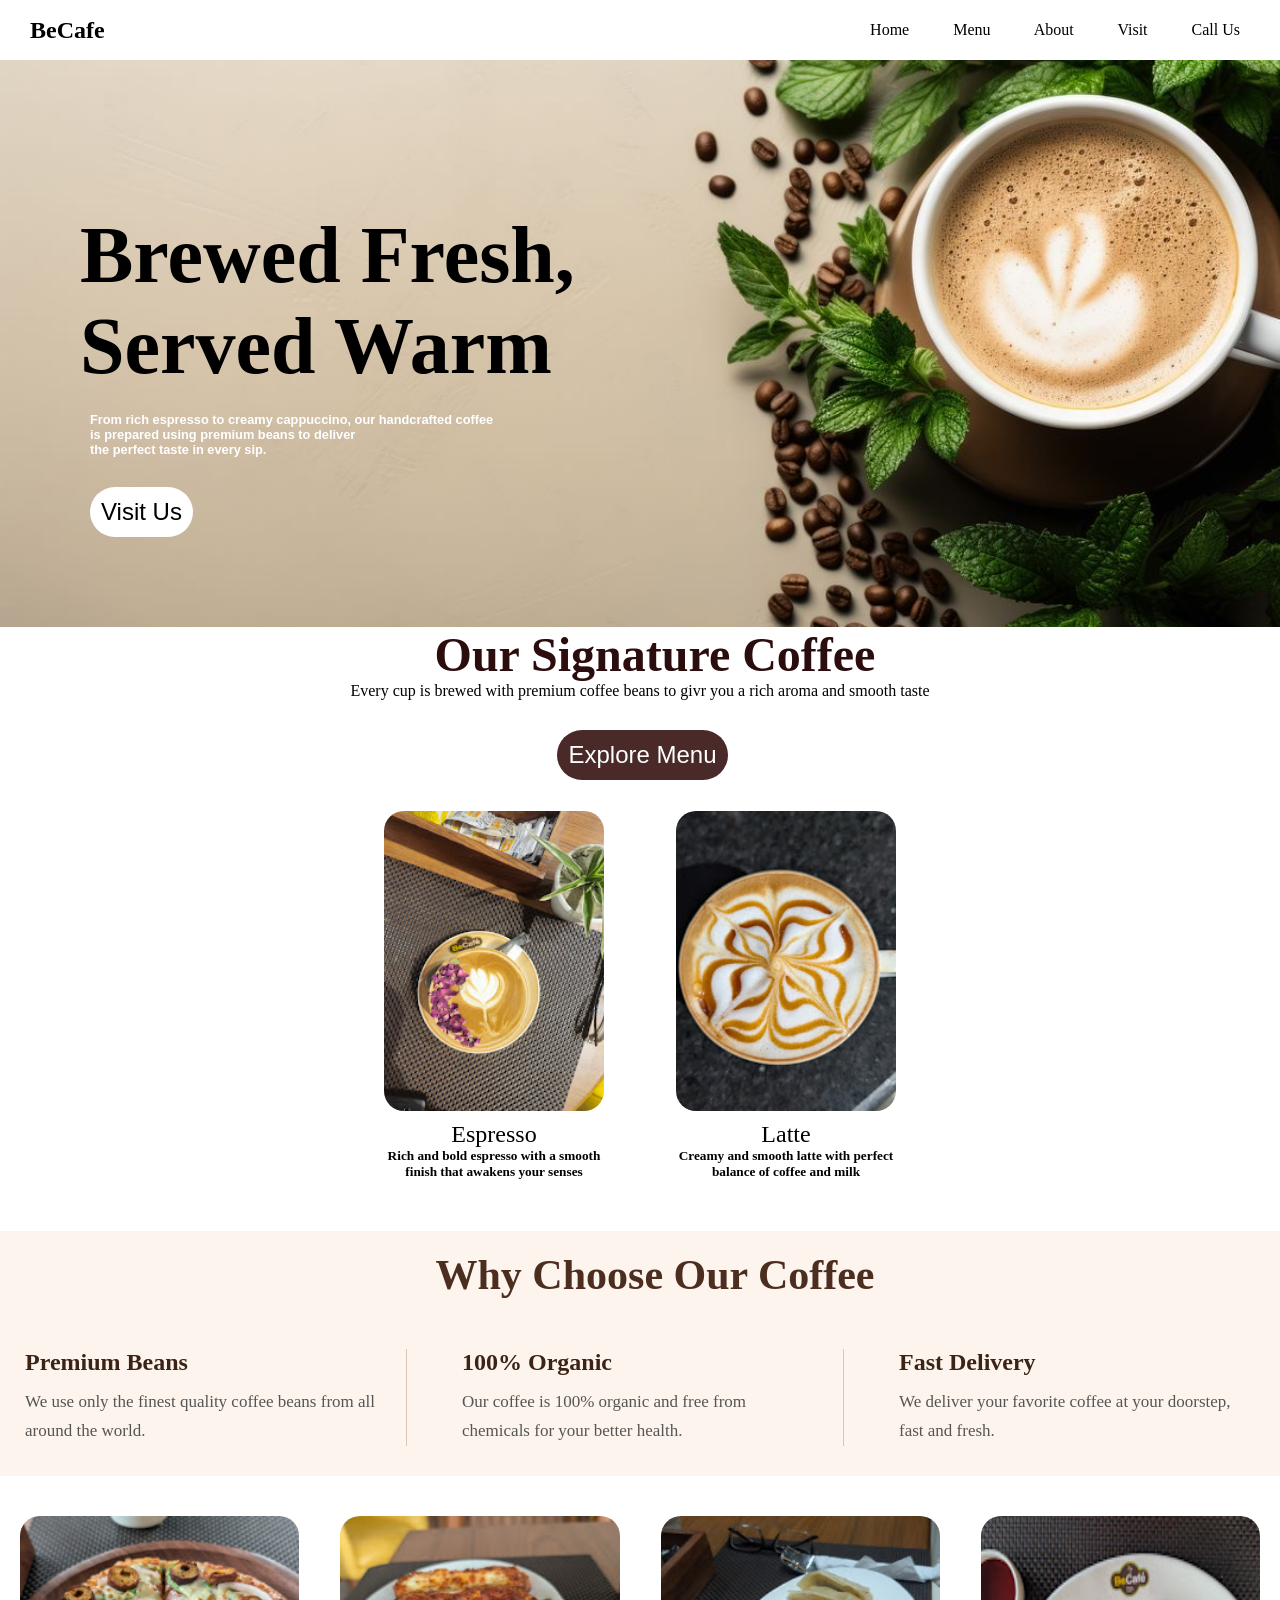
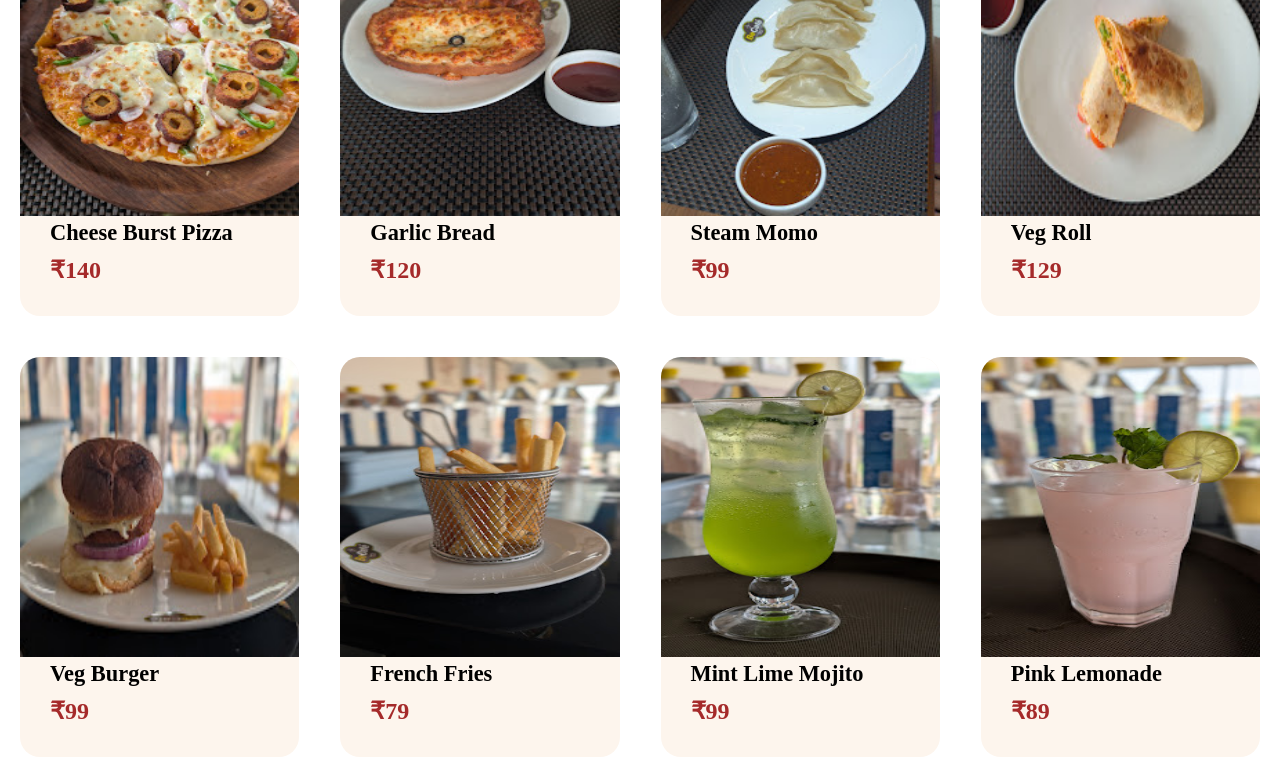
<file: index.html>
<!DOCTYPE html>
<html lang="en">
<head>
    <meta charset="UTF-8">
    <meta name="viewport" content="width=device-width, initial-scale=1.0">
    <title>Document</title>
    <link rel="stylesheet" href="style.css">
   
</head>
<body>
    
    <header>
        <nav>
            
            <h1 class="Cafe">BeCafe</h1>
            <div class="bar">
                <a href="#">Home</a>
                <a href="menu.html">Menu</a>
                <a href="#">About</a>
                <a href="#">Visit</a>
                <a href="#">Call Us</a>
            </div>
            
        </nav>
        <div class="info">
            <h1>Brewed Fresh,<br>Served Warm </h1>
            <h6>From rich espresso to creamy cappuccino, our handcrafted coffee<br> is prepared using premium beans to deliver <br> the perfect taste in every sip.</h6>
            <button> Visit Us</button>
        </div>

    </header>
    <section class="menu">
        <div class="about">
            <h1>Our Signature Coffee</h1>
            <p>Every cup is brewed with premium coffee beans to givr you a rich aroma and smooth taste  </p>
        </div>
        <button class="two">Explore Menu</button>
        <div class="container">
            <div class="image">
                <img src="IMG_0719.jpeg">
                <p>Espresso</p>
                <h5>Rich and bold espresso with a smooth finish that awakens your senses  </h5>

                  </div>
                                 
                <div class="image">
                <img src="IMG_0726.jpeg">
                <p>Latte</p>
               <h5>Creamy and smooth latte with perfect balance of coffee and milk </h5>
                </div>
              </div>
            </footer>
        </div>


    </section>
    <section class="overlay">

    <h1>Why Choose Our Coffee</h1>

    <div class="features">

        <div class="banner">
            <h3>Premium Beans</h3>
            <p>
                We use only the finest quality coffee beans from all around the world.
            </p>
        </div>

        <div class="banner">
            <h3>100% Organic</h3>
            <p>
                Our coffee is 100% organic and free from chemicals for your better health.
            </p>
        </div>

        <div class="banner">
            <h3>Fast Delivery</h3>
            <p>
                We deliver your favorite coffee at your doorstep, fast and fresh.
            </p>
        </div>

    </div>

</section>
    
    <section class="sec2">
            <div class="cute">
                <img src="IMG_0717.jpeg">
                <h1>Cheese Burst Pizza</h1>
                <p>₹140</p>

            </div>
            <div class="cute">
                <img src="IMG_0718.jpeg">
                <h1>Garlic Bread</h1>
                <p>₹120</p>

            </div>
            <div class="cute">
                <img src="IMG_0723.jpeg">
                <h1>Steam Momo</h1>
               <p>₹99</p>
            </div>    
            <div class="cute">
                <img src="IMG_0714.jpeg">
                <h1>Veg Roll</h1>
                <p>₹129</p>
            </div>
            <div class="cute">
                <img src="IMG_0713.jpeg">
                <h1>Veg Burger</h1>
                <p>₹99</p>
            </div>
            <div class="cute">
                <img src="IMG_0725.jpeg">
                <h1>French Fries</h1>
                <p>₹79</p>
            </div>
            
            <div class="cute">
                 <img src="IMG_0729.jpeg">
                 <h1>Mint Lime Mojito</h1>
                 <p>₹99</p>
            </div>
            <div class="cute">
                <img src="IMG_0724.jpeg">
                <h1>Pink Lemonade</h1>
                <p>₹89</p>
            </div>
    </section>
    
    
</body>
</html>
</file>
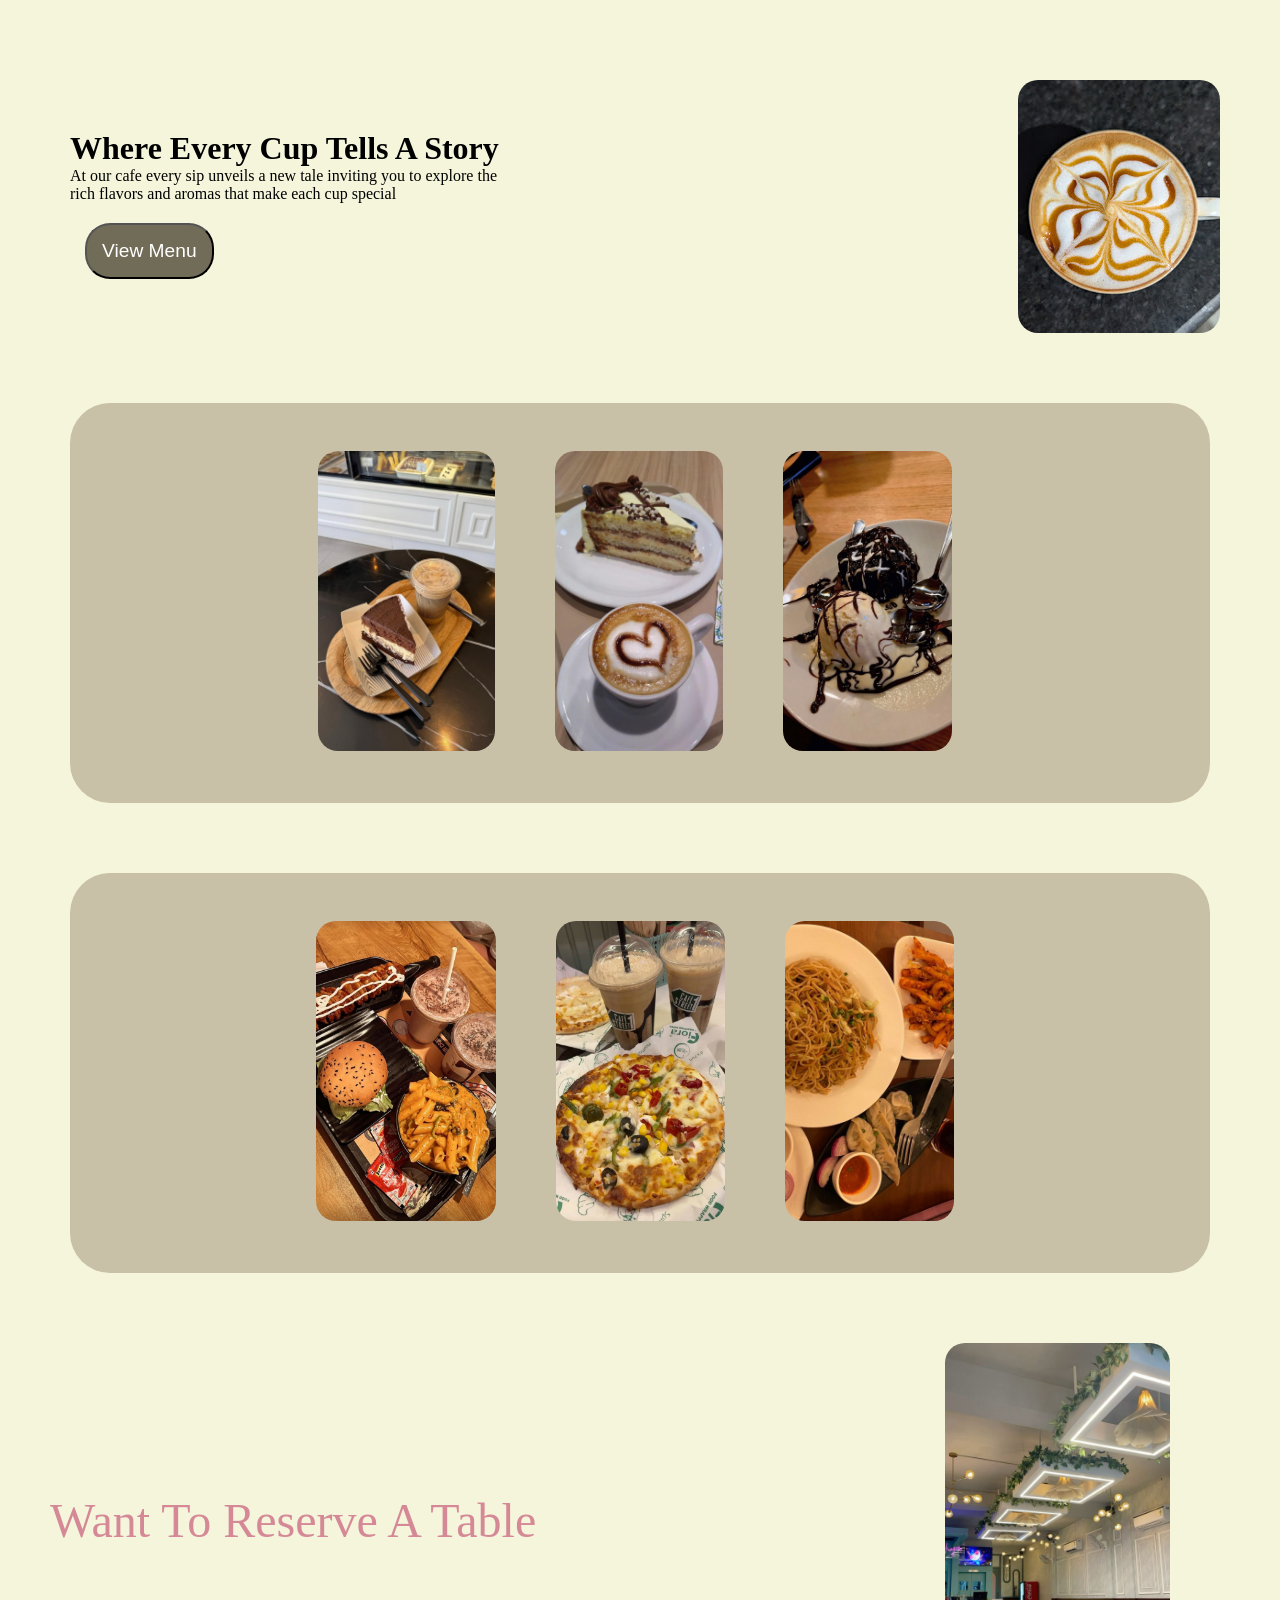
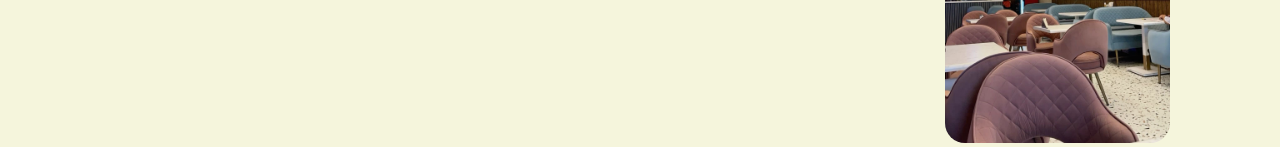
<file: menu.html>
<!DOCTYPE html>
<html lang="en">
<head>
    <meta charset="UTF-8">
    <meta name="viewport" content="width=device-width, initial-scale=1.0">
    <title>Document</title>
    <link rel="stylesheet" href="menu.css">
</head>
<body>
    <div class="menu">
        <div class="bar">
        <h1>Where Every Cup Tells A Story</h1>
        <p>At our cafe every sip unveils a new tale inviting you to explore the <br> rich flavors and aromas that make each cup special</p>
    <button>View Menu</button>   
    </div>
        <img src="IMG_0726.jpeg">
    </div>
    <section>
       
        <div class="card">
            
            <div class="img">
                <img src="IMG_1654.jpeg">

            </div>
            <div class="img">
                <img src="IMG_1655.jpeg">

            </div>
            <div class="img">
                <img src="IMG_1656.jpeg">

            </div>
        </div>
    </section>
            <div class="pic">
            <div class="food">
                <img src="IMG_1764.jpeg">

            </div>
            <div class="food">
                <img src="IMG_1765.jpeg">

            </div>
            <div class="food">
                <img src="IMG_1766.jpeg">

            </div>
        </div>
  <section>
    <div class="reserve">

    <div class="p">
     Want To Reserve A Table
    </div>
    <div class="im">
        <img src="IMG_1769.jpeg">
    </div>
    </div>
  </section>
</body>
</html>
</file>
<file: style.css>
*{
    margin: 0;
    padding: 0; 
    color: rgb(0, 0, 0);

}

/* Front section*/
body {
    background-image: url(IMG_1080.jpeg) ;
    background-size:100%;
    background-repeat: no-repeat;
}
nav{

    height:60px;
    background-color:white;   
    display:flex;
    text-align: center;
    align-items: center;
    justify-content: space-between;
    
}

.bar a{
    margin-right: 40px;
    text-decoration: none;
    
}
h1{
    margin-left: 30px;
    font-family: Cambria, Cochin, Georgia, Times, 'Times New Roman', serif;
}
.info{
    margin-left:50px;
    margin-top: 150px;
    font-size: 2.5rem;
}
button{

    margin-top:30px ;
    margin-left: 40px;
    padding: 10px;
    font-size: 1.5rem;
    border: 1px solid transparent;
    border-radius:40px;
    color: black;
    background-color: white;
}
h6{
    font-size: 0.8rem;
    margin-top: 20px;
    font-family: 'Franklin Gothic Medium', 'Arial Narrow', Arial, sans-serif;
    margin-left: 40px;
    color: white;
}
/*menu*/

.menu{
    margin-top:90px;
    background-color:white;
    text-align:center;
}
.two{
    background-color:rgb(74, 41, 41);
    color:white;
    justify-content:center;
    align-items:center;
    margin-right:35px;
}
.fav{
    margin:20px;
    align-items:center;
      
}

.about h1{
    color:rgb(44, 13, 13);
    font-size:3rem;
}

.container{
    display:flex;
    justify-content:center;
    align-items:flex-start;
     flex-wrap:wrap;
     gap:70px;
     
   
    
}
   .image{
    text-align:center;
    width:220px;
    align-items:center; 
     border-radius:20px;
     
        border:1px solid transparent;
        object-fit:cover;
    margin-top:30px;
    
    
   
   }
   .image img{
    display:block;
    border-radius:20px;
    height:300px;
    width:220px;
    object-fit:cover;
    transition:0.5s;
   }
.image img:hover{
  transform:scale(1.08);
       
    
   }
    .image p{
    margin-top:10px;
        font-size:1.5em;
      text-align:center;
     }
/*section 2*/
.sec2{
    display:grid;
    grid-template-columns:repeat(4,1fr);
    gap:1px;
    justify-content:center;
    margin-top:20px;
}

.cute{
    height:400px;
    background-color:#fdf5ed;
    margin:20px;
    transition: 0.5s;
     border-radius: 20px;
     
}

.overlay{
    margin-top: 50px;
    width:100%;
     padding-top: 20px;
    
    padding-bottom: 30px;
    background:#fdf5ed;
}

.overlay h1{
      text-align:center;
    font-size:42px;
    color:#4b2e1f;

    margin-bottom:50px;
}

.features{
    display:flex;
    
    justify-content:space-between;
    gap:30px;
}

.banner{
    flex:1;
       padding:0 25px;
    border-right:1px solid #d8c7b8;
}

.banner:last-child{
    border-right:none;

}

.banner h3{
    font-size:24px;
    color:#3b2416;

    margin-bottom:12px;
}
/*.sec2{
        display: grid;
        grid-template-columns: repeat(3,1fr);*/
        
    
.banner p{
    font-size:17px;
    color:#555;
      line-height:1.7;
}

@media(max-width:768px){
    .features{
       flex-direction:column;
       
    }
    .cute h1{
        font-size: 16px !important;
        margin-left: 3px !important;
    }
    .cute p{
        font-size:14px !important;
        margin-left:10px;
    }

    .sec2{
        grid-template-columns: repeat(2,1fr);
    }
    .cute{
        width:100%;
        margin: 0;
    }

    .banner{
        border-right:none;
        border-bottom:1px solid #d8c7b8;
         padding:20px 0;
    
        }

    .banner:last-child{
        border-bottom:none;
    }
        }
.cute img{
    width:100%;
     border-radius: 20px 20px 0px 0;
    height:300px;
    object-fit: fill;
    
    

}
.cute h1{
    color:rgb(0, 0, 0);
    justify-content: start;
    font-size: 1.4em;
}
.cute p{
    color:brown;
         padding: 10px;
    font-size: 1.5em;
    font-weight: 600;
    margin-left: 20px;
}
 .cute:hover{
    transform: scale(1.03);
    
}

/*phone view*/
@media only screen and (max-width: 820px) and (orientation: portrait) {

    .cute h1{
        font-size: 18px;
       justify-content: center; 
        }

    .cute p{
        font-size:14px;
    }
    .sec2{
    display:grid;
    grid-template-columns:repeat(3,1fr);
    gap:1px;
    justify-content:center;
    margin-top:20px;
}
.info{
    margin-left:50px;
    margin-top: 50px;
    font-size: 2rem;
}
button{

    margin-top:10px ;
    margin-left:0px;
    padding: 10px;
    font-size: 1.3rem;
    border: 1px solid transparent;
    border-radius:40px;
    color: black;
    background-color: white;
}
h6{
    font-size: 0.8rem;
    margin-top: 20px;
    font-family: 'Franklin Gothic Medium', 'Arial Narrow', Arial, sans-serif;
    margin-left: 20px;
    color: white;
}

}
</file>
<file: menu.css>
*{
    margin: 0;
    padding: 0;
    box-sizing: border-box;
}
body{
    background-color: beige;
  
}
.menu{
    display: flex;
    margin-top: 80px;
    justify-content: space-between;
}
.bar{
    margin-left: 70px;
    margin-top: 50px;
}
img{
    margin-right: 60px;
    border-radius: 20px;
}
button{
    font-size: 1.2em;
    background-color: rgb(113, 108, 87);
    color: rgb(255, 255, 255);
    border-radius: 25px;
    margin-top: 20px;
    margin-left: 15px;
    padding: 15px;
}
.card{
    background-color:rgb(201, 193, 167);
    height:400px;
    width:auto;
    margin-top: 40px;
    justify-content: center;
    align-items: center;
    text-align: center;
   margin: 70px;
   display: flex;
   padding-left: 50px;
   border-radius: 40px;
}
.img img{
    height:300px;
    width: auto;
    transition: 0.5s;
   
}
.card h1{
   
    margin-bottom:400px;
    font-size:2em;

    
    
}
.img img:hover{
    transform: scale(1.08);
}
.pic{
    background-color:rgb(201, 193, 167);
    height:400px;
    width:auto;
    margin-top: 40px;
    justify-content: center;
    align-items: center;
    text-align: center;
   margin: 70px;
   display: flex;
   padding-left: 50px;
   border-radius: 40px;

}
.food img{
    height:300px;
    width: auto;
    transition: 0.5s;
}
.food img:hover{
    transform:scale(1.08);
}
.reserve{
    display:flex;
    justify-content:space-between;
    margin:0 50px;
}
.im img{
    height:400px;
    width:auto;

    
}
.p{
    font-size: 3em;
    margin-top:150px;
    color:rgb(213, 137, 150);
    
    

}
</file>
